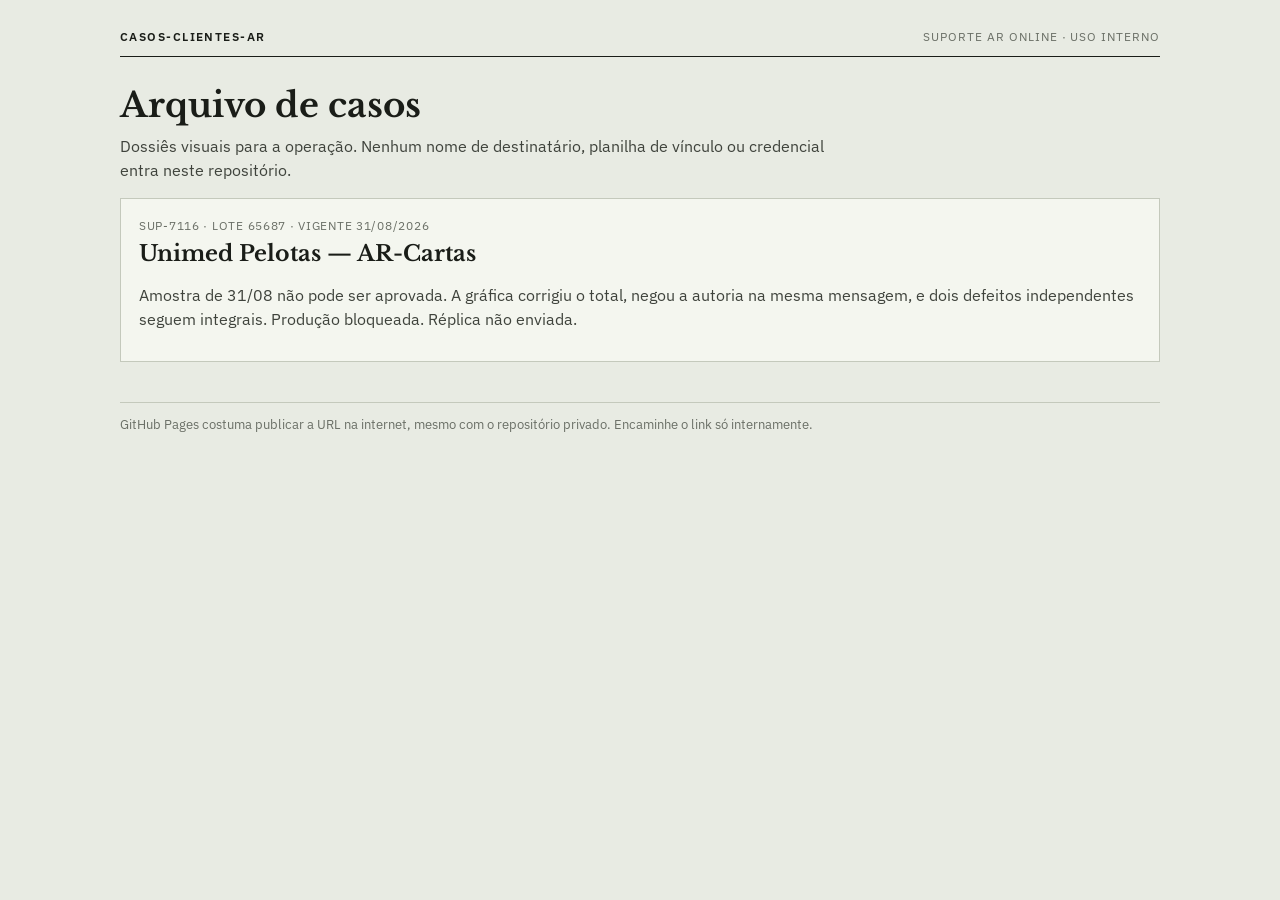
<file: index.html>
<!DOCTYPE html>
<html lang="pt-BR">
<head>
  <meta charset="utf-8">
  <meta name="viewport" content="width=device-width, initial-scale=1">
  <meta name="robots" content="noindex, nofollow">
  <title>Casos-Clientes-AR · AR Online</title>
  <link rel="preconnect" href="https://fonts.googleapis.com">
  <link rel="preconnect" href="https://fonts.gstatic.com" crossorigin>
  <link href="https://fonts.googleapis.com/css2?family=IBM+Plex+Mono:wght@500&family=IBM+Plex+Sans:wght@400;500;600&family=Libre+Baskerville:wght@700&display=swap" rel="stylesheet">
  <link rel="stylesheet" href="./styles.css">
</head>
<body>
  <div class="wrap">
    <header class="mast">
      <strong>Casos-Clientes-AR</strong>
      <span>Suporte AR Online · uso interno</span>
    </header>

    <h1>Arquivo de casos</h1>
    <p class="lede">Dossiês visuais para a operação. Nenhum nome de destinatário, planilha de vínculo ou credencial entra neste repositório.</p>

    <div class="case-list">
      <a class="case" href="./unimed-pelotas/">
        <div class="meta">SUP-7116 · lote 65687 · vigente 31/08/2026</div>
        <h2>Unimed Pelotas — AR-Cartas</h2>
        <p class="muted">Amostra de 31/08 não pode ser aprovada. A gráfica corrigiu o total, negou a autoria na mesma mensagem, e dois defeitos independentes seguem integrais. Produção bloqueada. Réplica não enviada.</p>
      </a>
    </div>

    <p class="notice">GitHub Pages costuma publicar a URL na internet, mesmo com o repositório privado. Encaminhe o link só internamente.</p>
  </div>
</body>
</html>
</file>
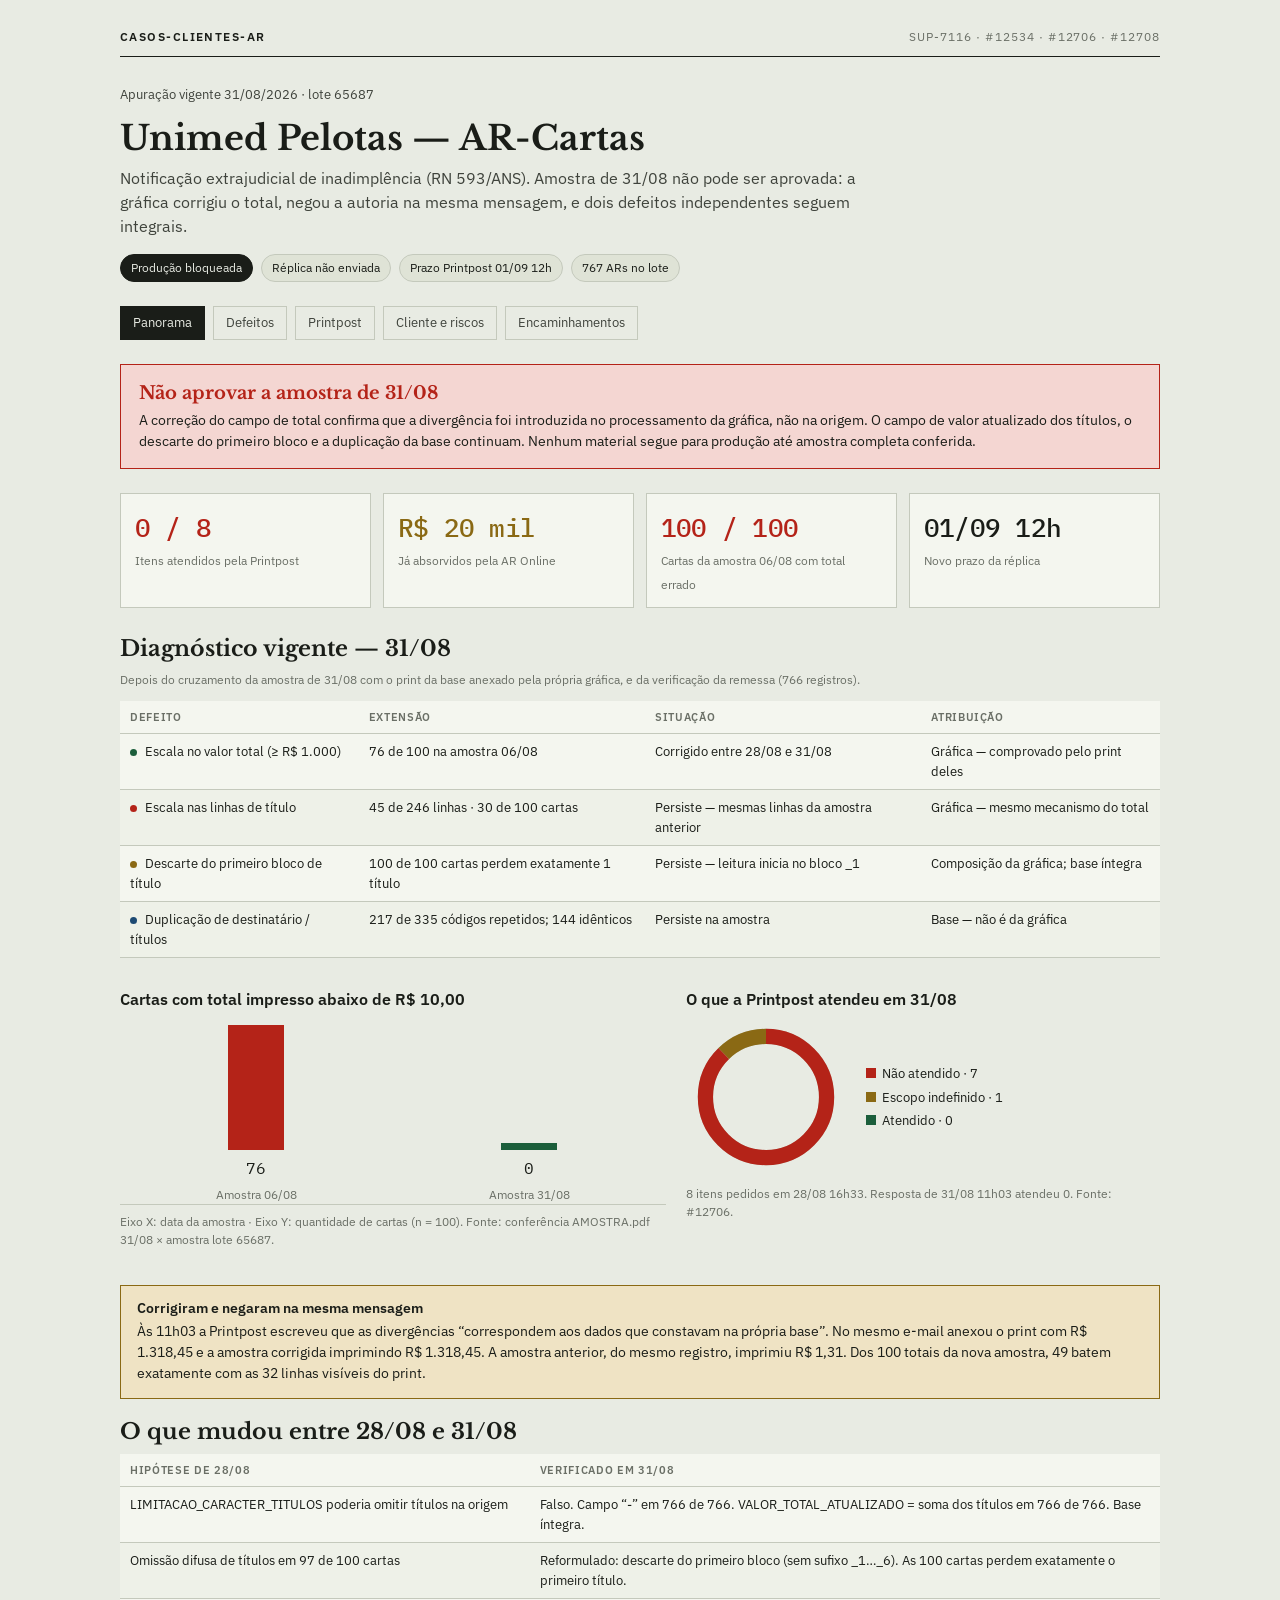
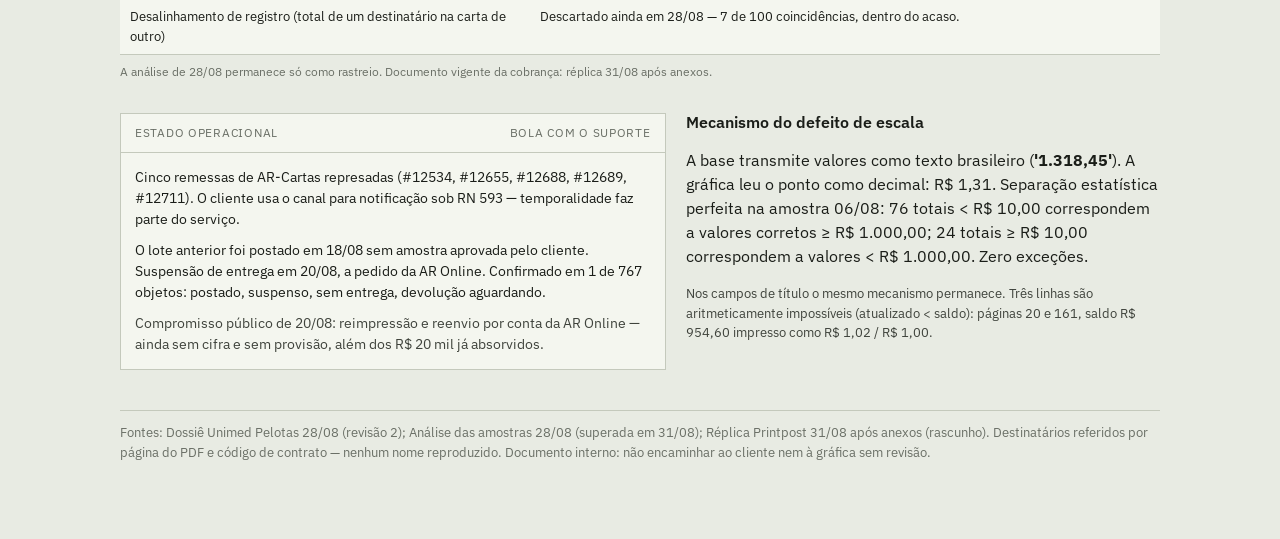
<file: unimed-pelotas/index.html>
<!DOCTYPE html>
<html lang="pt-BR">
<head>
  <meta charset="utf-8">
  <meta name="viewport" content="width=device-width, initial-scale=1">
  <meta name="robots" content="noindex, nofollow">
  <title>Unimed Pelotas — AR-Cartas · Casos-Clientes-AR</title>
  <link rel="preconnect" href="https://fonts.googleapis.com">
  <link rel="preconnect" href="https://fonts.gstatic.com" crossorigin>
  <link href="https://fonts.googleapis.com/css2?family=IBM+Plex+Mono:wght@500&family=IBM+Plex+Sans:wght@400;500;600&family=Libre+Baskerville:wght@700&display=swap" rel="stylesheet">
  <link rel="stylesheet" href="../styles.css">
</head>
<body>
  <div class="wrap">
    <header class="mast">
      <a href="../"><strong>Casos-Clientes-AR</strong></a>
      <span>SUP-7116 · #12534 · #12706 · #12708</span>
    </header>

    <p class="small muted">Apuração vigente 31/08/2026 · lote 65687</p>
    <h1>Unimed Pelotas — AR-Cartas</h1>
    <p class="lede">Notificação extrajudicial de inadimplência (RN 593/ANS). Amostra de 31/08 não pode ser aprovada: a gráfica corrigiu o total, negou a autoria na mesma mensagem, e dois defeitos independentes seguem integrais.</p>
    <div class="pills">
      <span class="pill on">Produção bloqueada</span>
      <span class="pill">Réplica não enviada</span>
      <span class="pill">Prazo Printpost 01/09 12h</span>
      <span class="pill">767 ARs no lote</span>
    </div>

    <div class="tabs" role="tablist">
      <button type="button" role="tab" aria-selected="true" data-tab="panorama">Panorama</button>
      <button type="button" role="tab" aria-selected="false" data-tab="defeitos">Defeitos</button>
      <button type="button" role="tab" aria-selected="false" data-tab="fornecedor">Printpost</button>
      <button type="button" role="tab" aria-selected="false" data-tab="cliente">Cliente e riscos</button>
      <button type="button" role="tab" aria-selected="false" data-tab="acoes">Encaminhamentos</button>
    </div>

    <section id="panorama" class="panel">
      <div class="crop">
        <h2>Não aprovar a amostra de 31/08</h2>
        <p>A correção do campo de total confirma que a divergência foi introduzida no processamento da gráfica, não na origem. O campo de valor atualizado dos títulos, o descarte do primeiro bloco e a duplicação da base continuam. Nenhum material segue para produção até amostra completa conferida.</p>
      </div>

      <div class="stats">
        <div class="stat danger"><b>0 / 8</b><span>Itens atendidos pela Printpost</span></div>
        <div class="stat warn"><b>R$ 20 mil</b><span>Já absorvidos pela AR Online</span></div>
        <div class="stat danger"><b>100 / 100</b><span>Cartas da amostra 06/08 com total errado</span></div>
        <div class="stat"><b>01/09 12h</b><span>Novo prazo da réplica</span></div>
      </div>

      <div class="section">
        <h2>Diagnóstico vigente — 31/08</h2>
        <p class="caption">Depois do cruzamento da amostra de 31/08 com o print da base anexado pela própria gráfica, e da verificação da remessa (766 registros).</p>
        <table>
          <thead>
            <tr><th>Defeito</th><th>Extensão</th><th>Situação</th><th>Atribuição</th></tr>
          </thead>
          <tbody>
            <tr><td><span class="dot ok"></span>Escala no valor total (≥ R$ 1.000)</td><td>76 de 100 na amostra 06/08</td><td>Corrigido entre 28/08 e 31/08</td><td>Gráfica — comprovado pelo print deles</td></tr>
            <tr><td><span class="dot danger"></span>Escala nas linhas de título</td><td>45 de 246 linhas · 30 de 100 cartas</td><td>Persiste — mesmas linhas da amostra anterior</td><td>Gráfica — mesmo mecanismo do total</td></tr>
            <tr><td><span class="dot warn"></span>Descarte do primeiro bloco de título</td><td>100 de 100 cartas perdem exatamente 1 título</td><td>Persiste — leitura inicia no bloco _1</td><td>Composição da gráfica; base íntegra</td></tr>
            <tr><td><span class="dot info"></span>Duplicação de destinatário / títulos</td><td>217 de 335 códigos repetidos; 144 idênticos</td><td>Persiste na amostra</td><td>Base — não é da gráfica</td></tr>
          </tbody>
        </table>
      </div>

      <div class="grid-2">
        <div>
          <h3>Cartas com total impresso abaixo de R$ 10,00</h3>
          <div class="vbars" aria-label="76 cartas em 06/08, zero em 31/08">
            <div class="vbar"><div class="col" style="height:76%"></div><span class="num">76</span><label>Amostra 06/08</label></div>
            <div class="vbar"><div class="col zero" style="height:4%"></div><span class="num">0</span><label>Amostra 31/08</label></div>
          </div>
          <p class="caption">Eixo X: data da amostra · Eixo Y: quantidade de cartas (n = 100). Fonte: conferência AMOSTRA.pdf 31/08 × amostra lote 65687.</p>
        </div>
        <div>
          <h3>O que a Printpost atendeu em 31/08</h3>
          <div class="donut-wrap">
            <svg width="160" height="160" viewBox="0 0 42 42" aria-hidden="true">
              <circle cx="21" cy="21" r="15.9" fill="none" stroke="#c4c9bc" stroke-width="4"></circle>
              <circle cx="21" cy="21" r="15.9" fill="none" stroke="#b42318" stroke-width="4" stroke-dasharray="87.5 12.5" stroke-dashoffset="0" transform="rotate(-90 21 21)"></circle>
              <circle cx="21" cy="21" r="15.9" fill="none" stroke="#8a6914" stroke-width="4" stroke-dasharray="12.5 87.5" stroke-dashoffset="-87.5" transform="rotate(-90 21 21)"></circle>
            </svg>
            <div class="legend">
              <div><span class="swatch" style="background:#b42318"></span>Não atendido · 7</div>
              <div><span class="swatch" style="background:#8a6914"></span>Escopo indefinido · 1</div>
              <div><span class="swatch" style="background:#1b5e3b"></span>Atendido · 0</div>
            </div>
          </div>
          <p class="caption">8 itens pedidos em 28/08 16h33. Resposta de 31/08 11h03 atendeu 0. Fonte: #12706.</p>
        </div>
      </div>

      <div class="callout warn">
        <h3>Corrigiram e negaram na mesma mensagem</h3>
        <p>Às 11h03 a Printpost escreveu que as divergências “correspondem aos dados que constavam na própria base”. No mesmo e-mail anexou o print com R$ 1.318,45 e a amostra corrigida imprimindo R$ 1.318,45. A amostra anterior, do mesmo registro, imprimiu R$ 1,31. Dos 100 totais da nova amostra, 49 batem exatamente com as 32 linhas visíveis do print.</p>
      </div>

      <div class="section">
        <h2>O que mudou entre 28/08 e 31/08</h2>
        <table>
          <thead><tr><th>Hipótese de 28/08</th><th>Verificado em 31/08</th></tr></thead>
          <tbody>
            <tr><td>LIMITACAO_CARACTER_TITULOS poderia omitir títulos na origem</td><td>Falso. Campo “-” em 766 de 766. VALOR_TOTAL_ATUALIZADO = soma dos títulos em 766 de 766. Base íntegra.</td></tr>
            <tr><td>Omissão difusa de títulos em 97 de 100 cartas</td><td>Reformulado: descarte do primeiro bloco (sem sufixo _1…_6). As 100 cartas perdem exatamente o primeiro título.</td></tr>
            <tr><td>Desalinhamento de registro (total de um destinatário na carta de outro)</td><td>Descartado ainda em 28/08 — 7 de 100 coincidências, dentro do acaso.</td></tr>
          </tbody>
        </table>
        <p class="caption">A análise de 28/08 permanece só como rastreio. Documento vigente da cobrança: réplica 31/08 após anexos.</p>
      </div>

      <div class="grid-2">
        <article class="card">
          <header>Estado operacional <span>bola com o Suporte</span></header>
          <div class="body">
            <p>Cinco remessas de AR-Cartas represadas (#12534, #12655, #12688, #12689, #12711). O cliente usa o canal para notificação sob RN 593 — temporalidade faz parte do serviço.</p>
            <p>O lote anterior foi postado em 18/08 sem amostra aprovada pelo cliente. Suspensão de entrega em 20/08, a pedido da AR Online. Confirmado em 1 de 767 objetos: postado, suspenso, sem entrega, devolução aguardando.</p>
            <p class="small muted">Compromisso público de 20/08: reimpressão e reenvio por conta da AR Online — ainda sem cifra e sem provisão, além dos R$ 20 mil já absorvidos.</p>
          </div>
        </article>
        <div>
          <h3>Mecanismo do defeito de escala</h3>
          <p>A base transmite valores como texto brasileiro (<strong>'1.318,45'</strong>). A gráfica leu o ponto como decimal: R$ 1,31. Separação estatística perfeita na amostra 06/08: 76 totais &lt; R$ 10,00 correspondem a valores corretos ≥ R$ 1.000,00; 24 totais ≥ R$ 10,00 correspondem a valores &lt; R$ 1.000,00. Zero exceções.</p>
          <p class="small muted">Nos campos de título o mesmo mecanismo permanece. Três linhas são aritmeticamente impossíveis (atualizado &lt; saldo): páginas 20 e 161, saldo R$ 954,60 impresso como R$ 1,02 / R$ 1,00.</p>
        </div>
      </div>
    </section>

    <section id="defeitos" class="panel" hidden>
      <div class="section">
        <h2>Defeito 1 — perda do separador de milhar</h2>
        <p class="muted">Campo “Valor total atualizado” e, depois da correção parcial, as linhas de título com valor ≥ R$ 1.000,00.</p>
        <table>
          <thead><tr><th>Página</th><th class="num">Amostra 06/08</th><th class="num">Amostra 31/08</th><th class="num">Base (print deles)</th></tr></thead>
          <tbody>
            <tr><td>2</td><td class="num">R$ 1,31</td><td class="num">R$ 1.318,45</td><td class="num">1.318,45</td></tr>
            <tr><td>11</td><td class="num">R$ 1,97</td><td class="num">R$ 1.970,18</td><td class="num">1.970,18</td></tr>
            <tr><td>14</td><td class="num">R$ 1,14</td><td class="num">R$ 1.142,87</td><td class="num">1.142,87</td></tr>
            <tr><td>20</td><td class="num">R$ 3,11</td><td class="num">R$ 3.117,43</td><td class="num">3.117,43</td></tr>
            <tr><td>35</td><td class="num">R$ 2,77</td><td class="num">R$ 2.772,22</td><td class="num">2.772,22</td></tr>
            <tr><td>95</td><td class="num">—</td><td class="num">R$ 10.064,68</td><td class="num">10.064,68</td></tr>
          </tbody>
        </table>
        <p class="caption">Fonte: AMOSTRA.pdf 31/08 cruzado com o print da base, anexos da Printpost em 31/08 11h03.</p>
      </div>

      <div class="grid-2">
        <div>
          <h3>Linhas de título ainda quebradas</h3>
          <table>
            <thead><tr><th>Página</th><th>Título</th><th class="num">Saldo</th><th class="num">Atualizado impresso</th></tr></thead>
            <tbody>
              <tr><td>20</td><td>2600005458/01</td><td class="num">R$ 954,60</td><td class="num">R$ 1,02</td></tr>
              <tr><td>20</td><td>2600017163/01</td><td class="num">R$ 954,60</td><td class="num">R$ 1,00</td></tr>
              <tr><td>161</td><td>2600017163/01</td><td class="num">R$ 954,60</td><td class="num">R$ 1,00</td></tr>
            </tbody>
          </table>
          <p class="caption">Nas outras 243 linhas a razão atualizado/saldo fica entre 1,0203 e 1,0824. Após a base: 45 de 246 linhas, 30 de 100 cartas.</p>
        </div>
        <div>
          <h3>Cartas afetadas na amostra de 31/08</h3>
          <div class="bars">
            <div class="bar-row"><span>Escala nos títulos</span><div class="bar-track"><div class="bar-fill" style="width:30%"></div></div><span class="num">30</span></div>
            <div class="bar-row"><span>Descarte do 1º título</span><div class="bar-track"><div class="bar-fill" style="width:100%"></div></div><span class="num">100</span></div>
            <div class="bar-row"><span>Total ≠ soma exibida</span><div class="bar-track"><div class="bar-fill" style="width:100%"></div></div><span class="num">100</span></div>
          </div>
          <p class="caption">Eixo X: quantidade de cartas · n = 100. Fonte: conferência das 300 páginas em 31/08 + remessa (766 registros).</p>
        </div>
      </div>

      <div class="section">
        <h2>Defeito 2 — descarte do primeiro bloco de título</h2>
        <div class="callout info">
          <h3>Não é omissão difusa, e a base não corta</h3>
          <p>O modelo tem blocos TITULO_PARCELA / SALDO / VALOR_ATUALIZADO (sem sufixo) seguidos de _1 a _6. A leitura da gráfica começa no bloco _1. Cada carta perde exatamente o primeiro título. LIMITACAO_CARACTER_TITULOS nunca foi acionado (“-” em 766/766).</p>
        </div>
        <table>
          <thead><tr><th>Página</th><th class="num">Títulos</th><th class="num">Soma exibida</th><th class="num">Total impresso</th><th class="num">Não discriminado</th></tr></thead>
          <tbody>
            <tr><td>95</td><td class="num">5</td><td class="num">R$ 940,98</td><td class="num">R$ 10.064,68</td><td class="num">R$ 9.123,70</td></tr>
            <tr><td>62 e 65</td><td class="num">3</td><td class="num">R$ 310,72</td><td class="num">R$ 6.218,56</td><td class="num">R$ 5.907,84</td></tr>
            <tr><td>104 e 236</td><td class="num">6</td><td class="num">R$ 784,43</td><td class="num">R$ 6.923,03</td><td class="num">R$ 6.138,60</td></tr>
            <tr><td>287</td><td class="num">2</td><td class="num">R$ 4,56</td><td class="num">R$ 7.062,74</td><td class="num">R$ 7.058,18</td></tr>
          </tbody>
        </table>
        <p class="caption">O destinatário da página 95 recebe cobrança de R$ 10.064,68 com R$ 940,98 discriminados. Fonte: AMOSTRA.pdf 31/08.</p>
      </div>

      <div class="section">
        <h2>Defeito 3 — duplicação, da base</h2>
        <div class="grid-3">
          <div class="stat warn"><b>217 / 335</b><span>Códigos de cliente repetidos na remessa</span></div>
          <div class="stat"><b>144</b><span>Idênticos em modalidade, ANS, produto e títulos</span></div>
          <div class="stat"><b>1 / 217</b><span>Casos em que o argumento do cliente cabe</span></div>
        </div>
        <p>A duplicação deixou de ser imputável à gráfica. Em 144 dos 217 códigos repetidos, modalidade, código ANS, produto e conjunto de títulos são idênticos. O argumento do cliente sobre contratos distintos aplica-se a 1 caso em 217. Verificação aberta com Bruno Lino, prazo 01/09 12h.</p>
        <p class="small muted">Na amostra, pares e trios persistem (páginas 62/65, 77/80, 74/83/86, 2/89/233, 5/92). 66 números de título aparecem em mais de uma carta.</p>
      </div>

      <details>
        <summary>Amostras A e B de 28/08 — o que as duas cartas mostraram</summary>
        <p class="small muted">Especificação errada da Daily de 27/08 (“cartas com R$ 1,00”). O campo defeituoso é o total consolidado.</p>
        <table>
          <thead><tr><th>Amostra</th><th>Contrato</th><th class="num">Soma dos títulos</th><th class="num">Total impresso</th><th class="num">Divergência</th></tr></thead>
          <tbody>
            <tr><td>A · 31/07</td><td>450 - 40/1866</td><td class="num">R$ 1.871,56</td><td class="num">R$ 2,82</td><td class="num">R$ 1.868,74 a menor</td></tr>
            <tr><td>B · 20/08 (recebida 28/08)</td><td>44838 - 09/241</td><td class="num">R$ 409,74</td><td class="num">R$ 725,79</td><td class="num">R$ 316,05 a maior</td></tr>
          </tbody>
        </table>
      </details>
    </section>

    <section id="fornecedor" class="panel" hidden>
      <div class="section">
        <h2>Cobrança de 28/08 e resposta de 31/08</h2>
        <p class="muted">Mensagem enviada em 28/08 às 16h33. Printpost respondeu em 31/08 às 11h03, dentro do horário, e atendeu 0 dos 8 itens. O prazo original venceu ao meio-dia de 31/08.</p>
        <div class="callout danger">
          <h3>Alegação contradita pelos próprios anexos</h3>
          <p>“Os valores que apresentaram divergências correspondem aos dados que constavam na própria base recebida.” O print da coluna VALOR_TOTAL_ATUALIZADO mostra R$ 1.318,45; a amostra anterior imprimiu R$ 1,31; a de hoje imprime R$ 1.318,45.</p>
        </div>
        <table>
          <thead><tr><th>Item pedido em 28/08</th><th>Situação em 31/08 11h03</th></tr></thead>
          <tbody>
            <tr><td>(a) Causa-raiz com a etapa exata</td><td>Não atendido — atribuiu à nossa base</td></tr>
            <tr><td>(b) Arquivo intermediário do lote 65687</td><td>Não atendido</td></tr>
            <tr><td>(c) Escopo — quantas das 767</td><td>Não atendido</td></tr>
            <tr><td>(d) Contenção aplicada</td><td>Não atendido</td></tr>
            <tr><td>(e) Plano de controle de qualidade</td><td>Não atendido</td></tr>
            <tr><td>(f) Destinação dos 767 objetos</td><td>Não atendido</td></tr>
            <tr><td>(g) Aceite da regra de 24/08</td><td>Não atendido — sem aceite desde 24/08</td></tr>
            <tr><td>(h) Amostra completa das 767</td><td>Indefinido — 100 cartas, lote tem 767</td></tr>
          </tbody>
        </table>
      </div>

      <div class="grid-2">
        <article class="card">
          <header>SLAs da Printpost <span>#12708 · 24/08</span></header>
          <div class="body">
            <table>
              <thead><tr><th>Etapa</th><th>Prazo</th></tr></thead>
              <tbody>
                <tr><td>Recebimento + análise + amostra</td><td>até 2 dias úteis</td></tr>
                <tr><td>Correção da amostra</td><td>1 dia</td></tr>
                <tr><td>Produção + postagem</td><td>D+3</td></tr>
                <tr><td>Retorno SRO</td><td>até 48h após validação</td></tr>
              </tbody>
            </table>
            <p class="small muted">D+1 é impossível: só a amostra leva até 2 dias úteis. Cinco lacunas seguem sem resposta.</p>
          </div>
        </article>
        <div>
          <h3>Reincidência do fornecedor</h3>
          <p>SUP-5281 documenta 3 falhas de composição em AR-Cartas de outro cliente (28/01, 23/04 e 15/07/2026). Tréplica em 20/07, due date 30/07 vencido, plano corretivo não concluído.</p>
          <p class="muted">O padrão comum não é o tipo de defeito: é a ausência de controle de qualidade pré-postagem. A amostra de 28/08 foi a primeira vez em que o novo controle barrou o material.</p>
        </div>
      </div>

      <div class="section">
        <h2>O que a réplica cobra — prazo 01/09 12h</h2>
        <p>Rascunho pronto, voz institucional, não enviado. Pede reconhecimento explícito de que a divergência de escala foi introduzida no processamento; correção do campo de título; posição sobre o descarte do primeiro bloco; itens (b) a (h); amostra completa das 767.</p>
        <div class="callout">
          <h3>#12706 precisa de ajuste de fila</h3>
          <p>Prioridade atual Normal, vencimento vazio. Proposto: Urgente, due 01/09 12:00. A resposta da gráfica entrou como nota interna.</p>
        </div>
      </div>
    </section>

    <section id="cliente" class="panel" hidden>
      <div class="section">
        <h2>Ficha e último caso</h2>
        <p class="muted">Unimed Pelotas · canais em produção: AR-Cartas, AR-Email, AR-SMS e AR-Whatsapp. Setup de Carta Física concluído (~08/06). Produção efetiva desde jul/2026. Finalidade contratada: ~250 envios/mês sob RN 593 da ANS.</p>
        <div class="stats">
          <div class="stat danger"><b>18 dias</b><span>#12534 aberto desde 10/08</span></div>
          <div class="stat warn"><b>8</b><span>Pendências do cliente sem resposta</span></div>
          <div class="stat warn"><b>5</b><span>Remessas de cartas represadas</span></div>
          <div class="stat"><b>597</b><span>AR-SMS em abono, #12746 pending</span></div>
        </div>
      </div>

      <div class="section">
        <h2>Pendências do #12534</h2>
        <p class="caption">Último comentário é do cliente, 26/08 17h55. Amostra prometida para 24/08 não foi entregue.</p>
        <table>
          <thead><tr><th>#</th><th>Pendência</th><th>Desde</th></tr></thead>
          <tbody>
            <tr><td>1</td><td>Prazo D+1 — agora há SLA formalizado, não é D+1</td><td>10/08</td></tr>
            <tr><td>2</td><td>Confirmação definitiva do não envio do lote</td><td>20/08</td></tr>
            <tr><td>3</td><td>Quantidade afetada (prometida, nunca concluída)</td><td>20/08</td></tr>
            <tr><td>4</td><td>Prazo de normalização da operação</td><td>20/08</td></tr>
            <tr><td>5</td><td>Causa do defeito (pergunta de 26/08)</td><td>26/08</td></tr>
            <tr><td>6</td><td>Disponibilidade do PDF de amostra</td><td>—</td></tr>
            <tr><td>7</td><td>Aceite da reunião técnica</td><td>26/08</td></tr>
            <tr><td>8</td><td>Mérito da regra de consolidação / duplicidade</td><td>26/08</td></tr>
          </tbody>
        </table>
      </div>

      <div class="section">
        <h2>Rastreio do lote postado — 1 de 767</h2>
        <table>
          <thead><tr><th>Data</th><th>Evento</th><th>Unidade</th></tr></thead>
          <tbody>
            <tr><td>18/08 11:01</td><td>PO 01 — objeto postado</td><td>Logística Integrada, Brasília/DF</td></tr>
            <tr><td>20/08 12:54</td><td>BLQ 11 — suspensão de entrega</td><td>Interface do sistema</td></tr>
            <tr><td>24/08 07:13</td><td>FC 01 — devolução a pedido do remetente</td><td>Distribuição, Pelotas/RS</td></tr>
            <tr><td>—</td><td>returns: aguardando — devolução não concluída</td><td>Endereço de devolução: Printpost</td></tr>
          </tbody>
        </table>
        <p class="small muted">Objeto rastreado via DEV-4274. Sem registro de entrega nem de tentativa. Varredura dos 766 restantes pendente.</p>
      </div>

      <div class="section">
        <h2>Riscos que exigem encaminhamento</h2>
        <table>
          <thead><tr><th>Tema</th><th>Destino</th></tr></thead>
          <tbody>
            <tr><td>Cinco remessas represadas em operação com prazo regulatório ANS</td><td>Jurídico (descrever o fato)</td></tr>
            <tr><td>Material de notificação extrajudicial postado com valor divergente; devolução não concluída</td><td>Jurídico</td></tr>
            <tr><td>R$ 20 mil absorvidos + compromisso público de reenvio sem cifra</td><td>Jurídico + Financeiro</td></tr>
            <tr><td>Abono de 597 AR-SMS aprovado em 27/08 e não executado (#12746)</td><td>Financeiro</td></tr>
            <tr><td>Sanção RN 593 é do cliente. Recai sobre a AR Online o regresso se o cliente for sancionado por falha nossa.</td><td>Jurídico — não somar ao nosso impacto</td></tr>
          </tbody>
        </table>
      </div>

      <details>
        <summary>Alertas de cadastro, indicador e LGPD</summary>
        <p class="small">DEV-4302 está com Cliente = AR Online, ticket vazio e CRM inválido — 767+ SROs invisíveis no recorte por cliente.</p>
        <p class="small">DEV-4274 e DEV-4269 somam o rótulo “AR Online” ao cliente real e inflam o indicador.</p>
        <p class="small">Organização Zendesk só criada em 30/07: homologação nov/2025–jun/2026 fora de qualquer indicador por org ou tag.</p>
        <p class="small">Grupo AR-Whatsapp inativo desde 06/05, 96 não lidas em conversas resolvidas. SLA Chatwoot: 5 de 6 conversas missed na política P3.</p>
        <p class="small">SUP-1855 guarda nomes e e-mails nominais em texto livre. Encaminhar Segurança/Privacidade.</p>
        <p class="small">Anexos do #12534 não devem sair do Zendesk sem mascaramento.</p>
      </details>
    </section>

    <section id="acoes" class="panel" hidden>
      <div class="callout warn">
        <h3>Hoje, 31/08</h3>
        <p>Enviar a réplica. Não aprovar a amostra. Ajustar #12706 para Urgente com vencimento 01/09 12:00. Registrar no SUP-7116 a prova da atribuição. A verificação da duplicação com Bruno Lino decide o que levar à reunião técnica.</p>
      </div>

      <div class="grid-2">
        <ul class="todo">
          <li><span class="tag run">em curso</span>Enviar a réplica à Printpost (rascunho pronto, não enviada)</li>
          <li><span class="tag run">em curso</span>Manter bloqueio de produção — não aprovar amostra 31/08</li>
          <li><span class="tag wait">pendente</span>Ajustar #12706: prioridade Urgente, due 01/09 12:00</li>
          <li><span class="tag wait">pendente</span>Registrar no SUP-7116 a prova da atribuição e a correção parcial</li>
          <li><span class="tag run">em curso</span>Verificação da duplicação na base com Bruno Lino — 01/09 12h</li>
          <li><span class="tag wait">pendente</span>Responder #12534 (8 pendências; sem retorno desde 26/08)</li>
          <li><span class="tag wait">pendente</span>Varredura dos 767 SROs — ausência de entrega; card próprio</li>
          <li><span class="tag wait">pendente</span>Encaminhar bloco de riscos ao Jurídico em uma única consulta</li>
          <li><span class="tag wait">pendente</span>Provisão do reenvio + execução do abono 597 AR-SMS (#12746)</li>
          <li><span class="tag wait">pendente</span>Checklist SOP SUP-5283: total = soma dos títulos; atualizado ≥ saldo</li>
        </ul>
        <div>
          <h3>Cards em aberto — recorte de 28/08</h3>
          <table>
            <thead><tr><th>ID</th><th>Assunto</th><th>Bola com</th></tr></thead>
            <tbody>
              <tr><td>SUP-7116</td><td>NC AR-Cartas — total divergente</td><td>Suporte (liderança)</td></tr>
              <tr><td>#12706</td><td>Operação Unimed Pelotas (gráfica)</td><td>Printpost</td></tr>
              <tr><td>#12534</td><td>Lote 06/08 — contestação do cliente</td><td>Suporte AR Online</td></tr>
              <tr><td>DEV-4302</td><td>Retorno/etiquetas AR-Cartas — Urgente sem prazo</td><td>Desenvolvimento</td></tr>
            </tbody>
          </table>
          <p class="small muted">Também abertos: #12708, DEV-4269, #12711, #12655, #12688, #12689, #12746. Nove cards da Liderança em backlog sem dono.</p>
        </div>
      </div>

      <div class="section">
        <h2>Duas verificações que pegam o defeito em segundos</h2>
        <div class="check">
          <article>
            <h3>Total = soma dos títulos exibidos</h3>
            <p class="small muted">Pega o descarte do primeiro bloco e qualquer omissão. Nenhuma carta da amostra 31/08 passa.</p>
          </article>
          <article>
            <h3>Valor atualizado nunca menor que o saldo</h3>
            <p class="small muted">Pega a perda do separador de milhar nas linhas de título. As três linhas das páginas 20 e 161 falham na hora.</p>
          </article>
        </div>
        <p class="caption">Nenhuma das duas estava em operação quando o lote de 06/08 foi aprovado internamente e postado. É o que o SOP SUP-5283 precisa cobrir.</p>
      </div>
    </section>

    <p class="notice">Fontes: Dossiê Unimed Pelotas 28/08 (revisão 2); Análise das amostras 28/08 (superada em 31/08); Réplica Printpost 31/08 após anexos (rascunho). Destinatários referidos por página do PDF e código de contrato — nenhum nome reproduzido. Documento interno: não encaminhar ao cliente nem à gráfica sem revisão.</p>
  </div>
  <script>
    const tabs = document.querySelectorAll('[role="tab"]');
    const panels = document.querySelectorAll('.panel');
    tabs.forEach((tab) => {
      tab.addEventListener('click', () => {
        const id = tab.dataset.tab;
        tabs.forEach((t) => t.setAttribute('aria-selected', String(t === tab)));
        panels.forEach((p) => { p.hidden = p.id !== id; });
      });
    });
  </script>
</body>
</html>
</file>
<file: styles.css>
:root {
  --paper: #e8ebe3;
  --ink: #1a1d18;
  --ink-2: #3f433c;
  --ink-3: #6a6f66;
  --rule: #c4c9bc;
  --chip: #dfe3d6;
  --register: #b42318;
  --register-bg: #f4d6d2;
  --proof: #1b5e3b;
  --proof-bg: #d5eadc;
  --amber: #8a6914;
  --amber-bg: #efe3c4;
  --info: #1d4a73;
  --info-bg: #d5e4f0;
  --surface: #f4f6ef;
  --max: 1080px;
}

* { box-sizing: border-box; }
html, body { margin: 0; min-height: 100%; }
body {
  font-family: "IBM Plex Sans", "Segoe UI", sans-serif;
  color: var(--ink);
  background: var(--paper);
  line-height: 1.5;
}

a { color: var(--info); }
.wrap { max-width: var(--max); margin: 0 auto; padding: 28px 20px 64px; }

.mast {
  display: flex;
  justify-content: space-between;
  gap: 16px;
  align-items: baseline;
  border-bottom: 1px solid var(--ink);
  padding-bottom: 10px;
  margin-bottom: 28px;
  font-size: 12px;
  letter-spacing: 0.08em;
  text-transform: uppercase;
  color: var(--ink-3);
}
.mast a { color: inherit; text-decoration: none; }
.mast strong { color: var(--ink); font-weight: 600; letter-spacing: 0.12em; }

h1, h2, h3 {
  font-family: "Libre Baskerville", Georgia, serif;
  font-weight: 700;
  line-height: 1.2;
  margin: 0 0 8px;
}
h1 { font-size: 34px; }
h2 { font-size: 22px; margin-top: 8px; }
h3 { font-size: 16px; font-family: "IBM Plex Sans", sans-serif; font-weight: 600; }

.lede { color: var(--ink-2); font-size: 16px; max-width: 46em; margin: 0 0 16px; }
.caption { font-size: 12px; color: var(--ink-3); margin-top: 8px; }
.muted { color: var(--ink-2); }
.small { font-size: 13px; }

.pills { display: flex; flex-wrap: wrap; gap: 8px; margin: 12px 0 24px; }
.pill {
  font-size: 12px;
  padding: 4px 10px;
  border: 1px solid var(--rule);
  background: var(--chip);
  border-radius: 999px;
}
.pill.on { background: var(--ink); color: var(--paper); border-color: var(--ink); }
.tabs { display: flex; flex-wrap: wrap; gap: 8px; margin: 8px 0 24px; }
.tabs button {
  font: inherit;
  font-size: 13px;
  padding: 6px 12px;
  border: 1px solid var(--rule);
  background: transparent;
  cursor: pointer;
  color: var(--ink-2);
}
.tabs button[aria-selected="true"] {
  background: var(--ink);
  color: var(--paper);
  border-color: var(--ink);
}

.crop {
  position: relative;
  padding: 18px 18px 16px;
  background: var(--register-bg);
  border: 1px solid var(--register);
  margin: 0 0 24px;
}
.crop::before, .crop::after {
  content: "";
  position: absolute;
  width: 12px;
  height: 12px;
  border: 1px solid var(--register);
}
.crop::before { top: -1px; left: -1px; border-right: 0; border-bottom: 0; }
.crop::after { bottom: -1px; right: -1px; border-left: 0; border-top: 0; }
.crop h2 { color: var(--register); font-size: 18px; margin: 0 0 6px; }
.crop p { margin: 0; font-size: 14px; }

.callout {
  padding: 14px 16px;
  border: 1px solid var(--rule);
  background: var(--surface);
  margin: 0 0 20px;
}
.callout.warn { background: var(--amber-bg); border-color: var(--amber); }
.callout.danger { background: var(--register-bg); border-color: var(--register); }
.callout.info { background: var(--info-bg); border-color: var(--info); }
.callout h3 { margin: 0 0 4px; font-size: 14px; }
.callout p { margin: 0; font-size: 14px; }

.stats {
  display: grid;
  grid-template-columns: repeat(4, 1fr);
  gap: 12px;
  margin: 0 0 28px;
}
.stat {
  background: var(--surface);
  border: 1px solid var(--rule);
  padding: 14px 14px 12px;
}
.stat b {
  display: block;
  font-family: "IBM Plex Mono", ui-monospace, monospace;
  font-size: 26px;
  font-weight: 500;
  letter-spacing: -0.03em;
}
.stat span { font-size: 12px; color: var(--ink-3); }
.stat.danger b { color: var(--register); }
.stat.warn b { color: var(--amber); }
.stat.ok b { color: var(--proof); }

.grid-2 { display: grid; grid-template-columns: 1.15fr 1fr; gap: 20px; margin: 0 0 24px; }
.grid-3 { display: grid; grid-template-columns: repeat(3, 1fr); gap: 12px; margin: 0 0 16px; }
.section { margin: 0 0 32px; }

table {
  width: 100%;
  border-collapse: collapse;
  font-size: 13px;
  background: var(--surface);
  margin: 8px 0 8px;
}
th, td {
  text-align: left;
  padding: 8px 10px;
  border-bottom: 1px solid var(--rule);
  vertical-align: top;
}
th {
  font-size: 11px;
  text-transform: uppercase;
  letter-spacing: 0.06em;
  color: var(--ink-3);
  font-weight: 600;
}
tr:nth-child(even) td { background: #eef1e8; }
.num { text-align: right; font-family: "IBM Plex Mono", ui-monospace, monospace; }
.dot { display: inline-block; width: 7px; height: 7px; border-radius: 50%; margin-right: 8px; }
.dot.ok { background: var(--proof); }
.dot.danger { background: var(--register); }
.dot.warn { background: var(--amber); }
.dot.info { background: var(--info); }

.card {
  border: 1px solid var(--rule);
  background: var(--surface);
}
.card header {
  display: flex;
  justify-content: space-between;
  gap: 8px;
  font-size: 12px;
  letter-spacing: 0.06em;
  text-transform: uppercase;
  padding: 10px 14px;
  border-bottom: 1px solid var(--rule);
  color: var(--ink-3);
}
.card .body { padding: 14px; }
.card .body p { margin: 0 0 10px; font-size: 14px; }
.card .body p:last-child { margin: 0; }

.bars { display: flex; flex-direction: column; gap: 12px; margin: 12px 0; }
.bar-row { display: grid; grid-template-columns: 140px 1fr 52px; gap: 10px; align-items: center; font-size: 13px; }
.bar-track { height: 18px; background: var(--chip); }
.bar-fill { height: 100%; background: var(--register); }
.bar-fill.ok { background: var(--proof); }
.bar-fill.warn { background: var(--amber); }

.vbars {
  display: grid;
  grid-template-columns: 1fr 1fr;
  gap: 24px;
  align-items: end;
  height: 180px;
  margin: 16px 0 8px;
  border-bottom: 1px solid var(--rule);
  padding: 0 12px;
}
.vbar { display: flex; flex-direction: column; align-items: center; justify-content: flex-end; height: 100%; gap: 6px; }
.vbar .col { width: 56px; background: var(--register); }
.vbar .col.zero { background: var(--proof); min-height: 4px; }
.vbar label { font-size: 12px; color: var(--ink-3); }

.donut-wrap { display: flex; gap: 20px; align-items: center; flex-wrap: wrap; }
.legend { font-size: 13px; }
.legend div { margin: 4px 0; }
.swatch { display: inline-block; width: 10px; height: 10px; margin-right: 6px; }

details { margin: 12px 0; border-top: 1px solid var(--rule); padding-top: 8px; }
summary { cursor: pointer; font-weight: 600; font-size: 14px; }

.todo { list-style: none; padding: 0; margin: 0; background: var(--surface); border: 1px solid var(--rule); }
.todo li {
  display: grid;
  grid-template-columns: 88px 1fr;
  gap: 10px;
  padding: 8px 12px;
  border-bottom: 1px solid var(--rule);
  font-size: 13px;
}
.todo li:last-child { border-bottom: 0; }
.tag { font-size: 11px; letter-spacing: 0.04em; text-transform: uppercase; color: var(--ink-3); }
.tag.run { color: var(--amber); }
.tag.wait { color: var(--register); }

.check {
  display: grid;
  grid-template-columns: 1fr 1fr;
  gap: 12px;
}
.check article {
  padding: 12px;
  background: var(--surface);
  border: 1px solid var(--rule);
}
.check h3 { margin: 0 0 4px; }

.case-list { display: grid; gap: 12px; }
.case {
  display: block;
  text-decoration: none;
  color: inherit;
  background: var(--surface);
  border: 1px solid var(--rule);
  padding: 18px 18px 14px;
}
.case:hover { border-color: var(--ink); }
.case .meta { font-size: 12px; color: var(--ink-3); letter-spacing: 0.06em; text-transform: uppercase; margin-bottom: 6px; }
.case h2 { font-size: 22px; margin: 0 0 6px; }
.notice {
  font-size: 13px;
  color: var(--ink-3);
  border-top: 1px solid var(--rule);
  margin-top: 40px;
  padding-top: 12px;
}

@media (max-width: 800px) {
  .stats, .grid-2, .grid-3, .check { grid-template-columns: 1fr; }
  h1 { font-size: 26px; }
  .bar-row { grid-template-columns: 1fr; }
}
</file>
